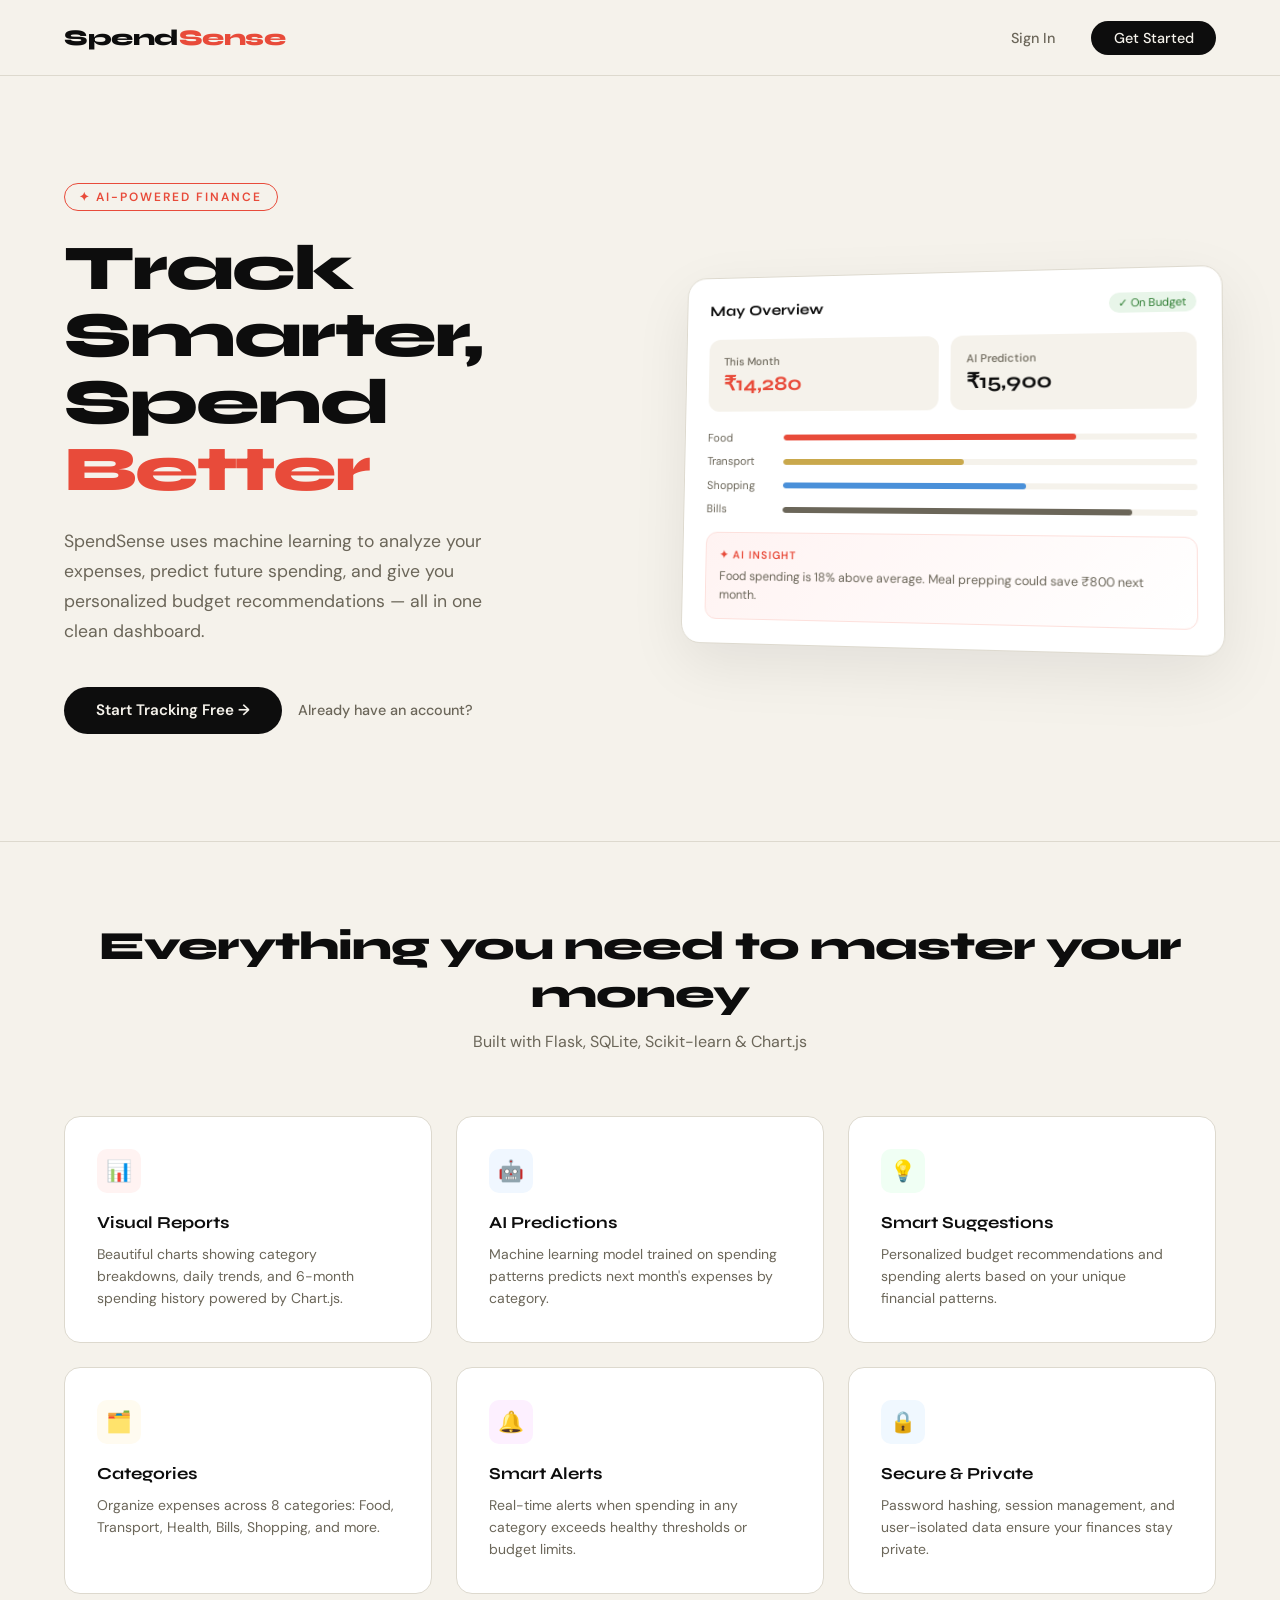
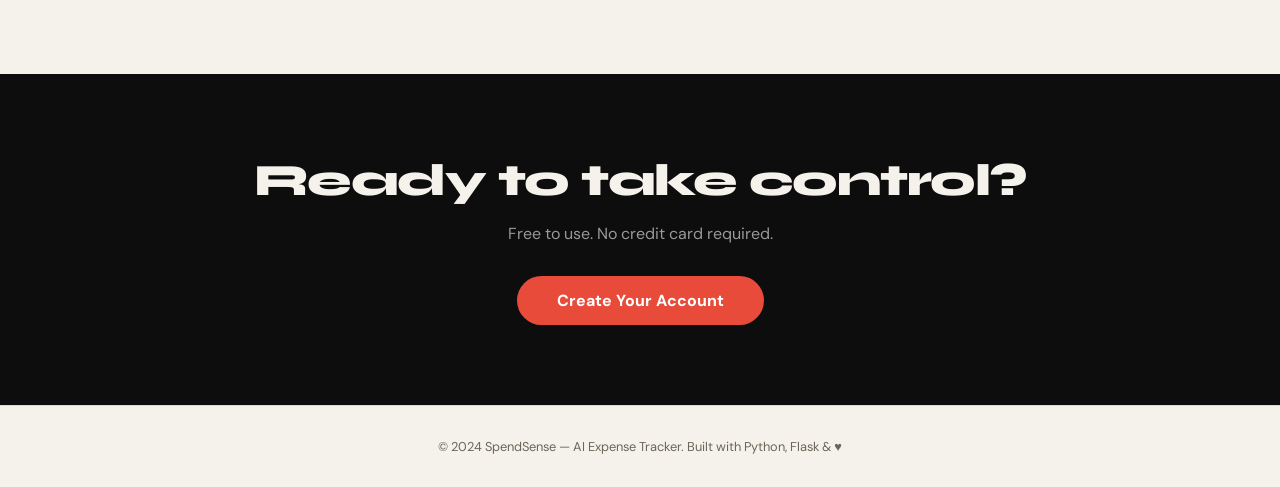
<file: templates/index.html>
<!DOCTYPE html>
<html lang="en">
<head>
<meta charset="UTF-8">
<meta name="viewport" content="width=device-width, initial-scale=1.0">
<title>SpendSense – AI Expense Tracker</title>
<link rel="preconnect" href="https://fonts.googleapis.com">
<link href="https://fonts.googleapis.com/css2?family=Syne:wght@400;600;700;800&family=DM+Sans:ital,wght@0,300;0,400;0,500;1,300&display=swap" rel="stylesheet">
<style>
  :root {
    --ink: #0d0d0d;
    --paper: #f5f2eb;
    --accent: #e84b3a;
    --gold: #c9a84c;
    --muted: #6b6659;
    --card: #ffffff;
    --border: #ddd9ce;
  }
  *, *::before, *::after { box-sizing: border-box; margin: 0; padding: 0; }
  body { font-family: 'DM Sans', sans-serif; background: var(--paper); color: var(--ink); overflow-x: hidden; }

  /* NAV */
  nav { display: flex; justify-content: space-between; align-items: center; padding: 1.5rem 4rem; border-bottom: 1px solid var(--border); }
  .logo { font-family: 'Syne', sans-serif; font-weight: 800; font-size: 1.4rem; letter-spacing: -0.5px; }
  .logo span { color: var(--accent); }
  .nav-links a { margin-left: 2rem; text-decoration: none; color: var(--muted); font-size: 0.9rem; font-weight: 500; transition: color 0.2s; }
  .nav-links a:hover { color: var(--ink); }
  .nav-links .btn-nav { background: var(--ink); color: var(--paper); padding: 0.5rem 1.4rem; border-radius: 100px; }
  .nav-links .btn-nav:hover { background: var(--accent); color: #fff; }

  /* HERO */
  .hero { display: grid; grid-template-columns: 1fr 1fr; gap: 4rem; padding: 6rem 4rem; align-items: center; min-height: 85vh; }
  .hero-label { display: inline-block; font-size: 0.75rem; font-weight: 600; letter-spacing: 2px; text-transform: uppercase; color: var(--accent); border: 1px solid var(--accent); padding: 0.3rem 0.9rem; border-radius: 100px; margin-bottom: 1.5rem; }
  .hero h1 { font-family: 'Syne', sans-serif; font-size: clamp(2.8rem, 5vw, 4.5rem); font-weight: 800; line-height: 1.05; letter-spacing: -2px; margin-bottom: 1.5rem; }
  .hero h1 em { font-style: normal; color: var(--accent); }
  .hero p { color: var(--muted); font-size: 1.1rem; line-height: 1.7; max-width: 440px; margin-bottom: 2.5rem; }
  .hero-btns { display: flex; gap: 1rem; align-items: center; }
  .btn-primary { background: var(--ink); color: var(--paper); padding: 0.85rem 2rem; border-radius: 100px; text-decoration: none; font-weight: 600; font-size: 0.95rem; transition: all 0.2s; display: inline-block; }
  .btn-primary:hover { background: var(--accent); transform: translateY(-2px); }
  .btn-ghost { color: var(--muted); text-decoration: none; font-size: 0.9rem; font-weight: 500; display: flex; align-items: center; gap: 0.4rem; }
  .btn-ghost:hover { color: var(--ink); }

  /* HERO VISUAL */
  .hero-visual { position: relative; }
  .dashboard-preview { background: var(--card); border: 1px solid var(--border); border-radius: 20px; padding: 1.5rem; box-shadow: 0 20px 60px rgba(0,0,0,0.08); transform: perspective(1000px) rotateY(-8deg) rotateX(3deg); transition: transform 0.4s; }
  .dashboard-preview:hover { transform: perspective(1000px) rotateY(-4deg) rotateX(1deg); }
  .dp-header { display: flex; justify-content: space-between; align-items: center; margin-bottom: 1.2rem; }
  .dp-title { font-family: 'Syne', sans-serif; font-weight: 700; font-size: 0.95rem; }
  .dp-badge { font-size: 0.7rem; background: #e8f5e9; color: #2e7d32; padding: 0.2rem 0.6rem; border-radius: 100px; }
  .dp-stats { display: grid; grid-template-columns: 1fr 1fr; gap: 0.8rem; margin-bottom: 1.2rem; }
  .dp-stat { background: var(--paper); border-radius: 12px; padding: 1rem; }
  .dp-stat-label { font-size: 0.7rem; color: var(--muted); margin-bottom: 0.3rem; font-weight: 500; }
  .dp-stat-value { font-family: 'Syne', sans-serif; font-weight: 700; font-size: 1.3rem; }
  .dp-stat-value.accent { color: var(--accent); }
  .dp-bars { margin-bottom: 1rem; }
  .dp-bar-row { display: flex; align-items: center; gap: 0.7rem; margin-bottom: 0.6rem; }
  .dp-bar-label { font-size: 0.72rem; color: var(--muted); width: 70px; flex-shrink: 0; }
  .dp-bar-track { flex: 1; height: 6px; background: var(--paper); border-radius: 10px; overflow: hidden; }
  .dp-bar-fill { height: 100%; border-radius: 10px; animation: grow 1.2s ease forwards; transform-origin: left; }
  @keyframes grow { from { width: 0; } }
  .dp-ai { background: linear-gradient(135deg, #fff3f2, #fff); border: 1px solid #fde0dc; border-radius: 12px; padding: 0.9rem; }
  .dp-ai-label { font-size: 0.68rem; font-weight: 600; letter-spacing: 1px; text-transform: uppercase; color: var(--accent); margin-bottom: 0.4rem; }
  .dp-ai-text { font-size: 0.78rem; color: var(--muted); line-height: 1.5; }

  /* FEATURES */
  .features { padding: 5rem 4rem; border-top: 1px solid var(--border); }
  .features-header { text-align: center; margin-bottom: 4rem; }
  .features-header h2 { font-family: 'Syne', sans-serif; font-size: 2.5rem; font-weight: 800; letter-spacing: -1px; margin-bottom: 0.8rem; }
  .features-header p { color: var(--muted); font-size: 1rem; }
  .features-grid { display: grid; grid-template-columns: repeat(3, 1fr); gap: 1.5rem; }
  .feature-card { background: var(--card); border: 1px solid var(--border); border-radius: 16px; padding: 2rem; transition: all 0.25s; }
  .feature-card:hover { border-color: var(--ink); transform: translateY(-4px); box-shadow: 0 12px 30px rgba(0,0,0,0.06); }
  .feature-icon { width: 44px; height: 44px; border-radius: 10px; display: flex; align-items: center; justify-content: center; font-size: 1.3rem; margin-bottom: 1.2rem; }
  .feature-card h3 { font-family: 'Syne', sans-serif; font-weight: 700; font-size: 1.05rem; margin-bottom: 0.6rem; }
  .feature-card p { color: var(--muted); font-size: 0.875rem; line-height: 1.6; }

  /* CTA */
  .cta { text-align: center; padding: 5rem 4rem; background: var(--ink); color: var(--paper); }
  .cta h2 { font-family: 'Syne', sans-serif; font-size: 2.8rem; font-weight: 800; letter-spacing: -1.5px; margin-bottom: 1rem; }
  .cta p { color: #999; margin-bottom: 2rem; }
  .btn-cta { background: var(--accent); color: #fff; padding: 0.9rem 2.5rem; border-radius: 100px; text-decoration: none; font-weight: 700; font-size: 1rem; display: inline-block; transition: all 0.2s; }
  .btn-cta:hover { transform: scale(1.05); }

  footer { text-align: center; padding: 2rem; color: var(--muted); font-size: 0.8rem; border-top: 1px solid var(--border); }

  @media (max-width: 900px) {
    nav { padding: 1.2rem 1.5rem; }
    .hero { grid-template-columns: 1fr; padding: 3rem 1.5rem; min-height: auto; }
    .hero-visual { display: none; }
    .features { padding: 3rem 1.5rem; }
    .features-grid { grid-template-columns: 1fr; }
    .cta { padding: 3rem 1.5rem; }
  }
</style>
</head>
<body>

<nav>
  <div class="logo">Spend<span>Sense</span></div>
  <div class="nav-links">
    <a href="/login">Sign In</a>
    <a href="/register" class="btn-nav">Get Started</a>
  </div>
</nav>

<section class="hero">
  <div class="hero-content">
    <div class="hero-label">✦ AI-Powered Finance</div>
    <h1>Track Smarter,<br>Spend <em>Better</em></h1>
    <p>SpendSense uses machine learning to analyze your expenses, predict future spending, and give you personalized budget recommendations — all in one clean dashboard.</p>
    <div class="hero-btns">
      <a href="/register" class="btn-primary">Start Tracking Free →</a>
      <a href="/login" class="btn-ghost">Already have an account?</a>
    </div>
  </div>
  <div class="hero-visual">
    <div class="dashboard-preview">
      <div class="dp-header">
        <div class="dp-title">May Overview</div>
        <div class="dp-badge">✓ On Budget</div>
      </div>
      <div class="dp-stats">
        <div class="dp-stat">
          <div class="dp-stat-label">This Month</div>
          <div class="dp-stat-value accent">₹14,280</div>
        </div>
        <div class="dp-stat">
          <div class="dp-stat-label">AI Prediction</div>
          <div class="dp-stat-value">₹15,900</div>
        </div>
      </div>
      <div class="dp-bars">
        <div class="dp-bar-row">
          <div class="dp-bar-label">Food</div>
          <div class="dp-bar-track"><div class="dp-bar-fill" style="width:72%;background:#e84b3a;"></div></div>
        </div>
        <div class="dp-bar-row">
          <div class="dp-bar-label">Transport</div>
          <div class="dp-bar-track"><div class="dp-bar-fill" style="width:45%;background:#c9a84c;"></div></div>
        </div>
        <div class="dp-bar-row">
          <div class="dp-bar-label">Shopping</div>
          <div class="dp-bar-track"><div class="dp-bar-fill" style="width:60%;background:#4a90d9;"></div></div>
        </div>
        <div class="dp-bar-row">
          <div class="dp-bar-label">Bills</div>
          <div class="dp-bar-track"><div class="dp-bar-fill" style="width:85%;background:#6b6659;"></div></div>
        </div>
      </div>
      <div class="dp-ai">
        <div class="dp-ai-label">✦ AI Insight</div>
        <div class="dp-ai-text">Food spending is 18% above average. Meal prepping could save ₹800 next month.</div>
      </div>
    </div>
  </div>
</section>

<section class="features">
  <div class="features-header">
    <h2>Everything you need to master your money</h2>
    <p>Built with Flask, SQLite, Scikit-learn & Chart.js</p>
  </div>
  <div class="features-grid">
    <div class="feature-card">
      <div class="feature-icon" style="background:#fff3f2;">📊</div>
      <h3>Visual Reports</h3>
      <p>Beautiful charts showing category breakdowns, daily trends, and 6-month spending history powered by Chart.js.</p>
    </div>
    <div class="feature-card">
      <div class="feature-icon" style="background:#f0f7ff;">🤖</div>
      <h3>AI Predictions</h3>
      <p>Machine learning model trained on spending patterns predicts next month's expenses by category.</p>
    </div>
    <div class="feature-card">
      <div class="feature-icon" style="background:#f0fff4;">💡</div>
      <h3>Smart Suggestions</h3>
      <p>Personalized budget recommendations and spending alerts based on your unique financial patterns.</p>
    </div>
    <div class="feature-card">
      <div class="feature-icon" style="background:#fffbf0;">🗂️</div>
      <h3>Categories</h3>
      <p>Organize expenses across 8 categories: Food, Transport, Health, Bills, Shopping, and more.</p>
    </div>
    <div class="feature-card">
      <div class="feature-icon" style="background:#fdf0ff;">🔔</div>
      <h3>Smart Alerts</h3>
      <p>Real-time alerts when spending in any category exceeds healthy thresholds or budget limits.</p>
    </div>
    <div class="feature-card">
      <div class="feature-icon" style="background:#f0f8ff;">🔒</div>
      <h3>Secure & Private</h3>
      <p>Password hashing, session management, and user-isolated data ensure your finances stay private.</p>
    </div>
  </div>
</section>

<section class="cta">
  <h2>Ready to take control?</h2>
  <p>Free to use. No credit card required.</p>
  <a href="/register" class="btn-cta">Create Your Account</a>
</section>

<footer>© 2024 SpendSense — AI Expense Tracker. Built with Python, Flask & ♥</footer>
</body>
</html>
</file>
